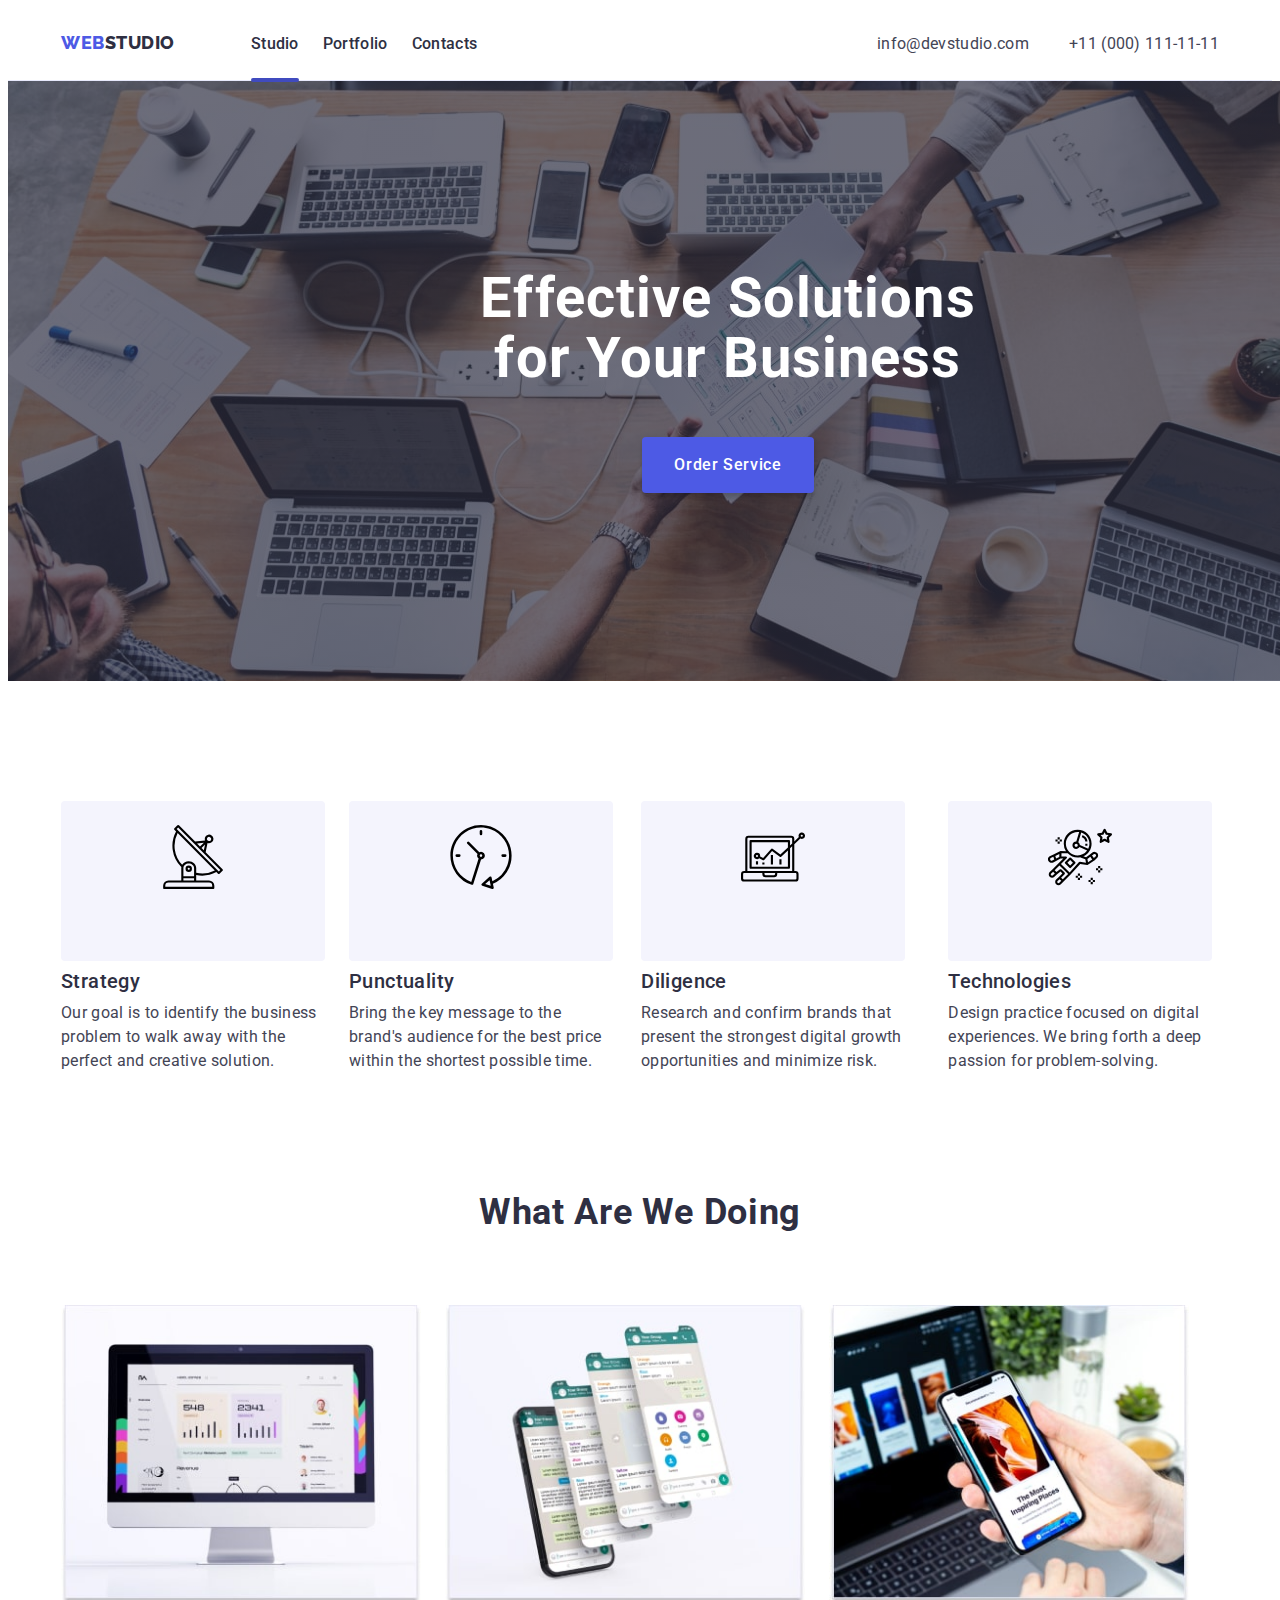
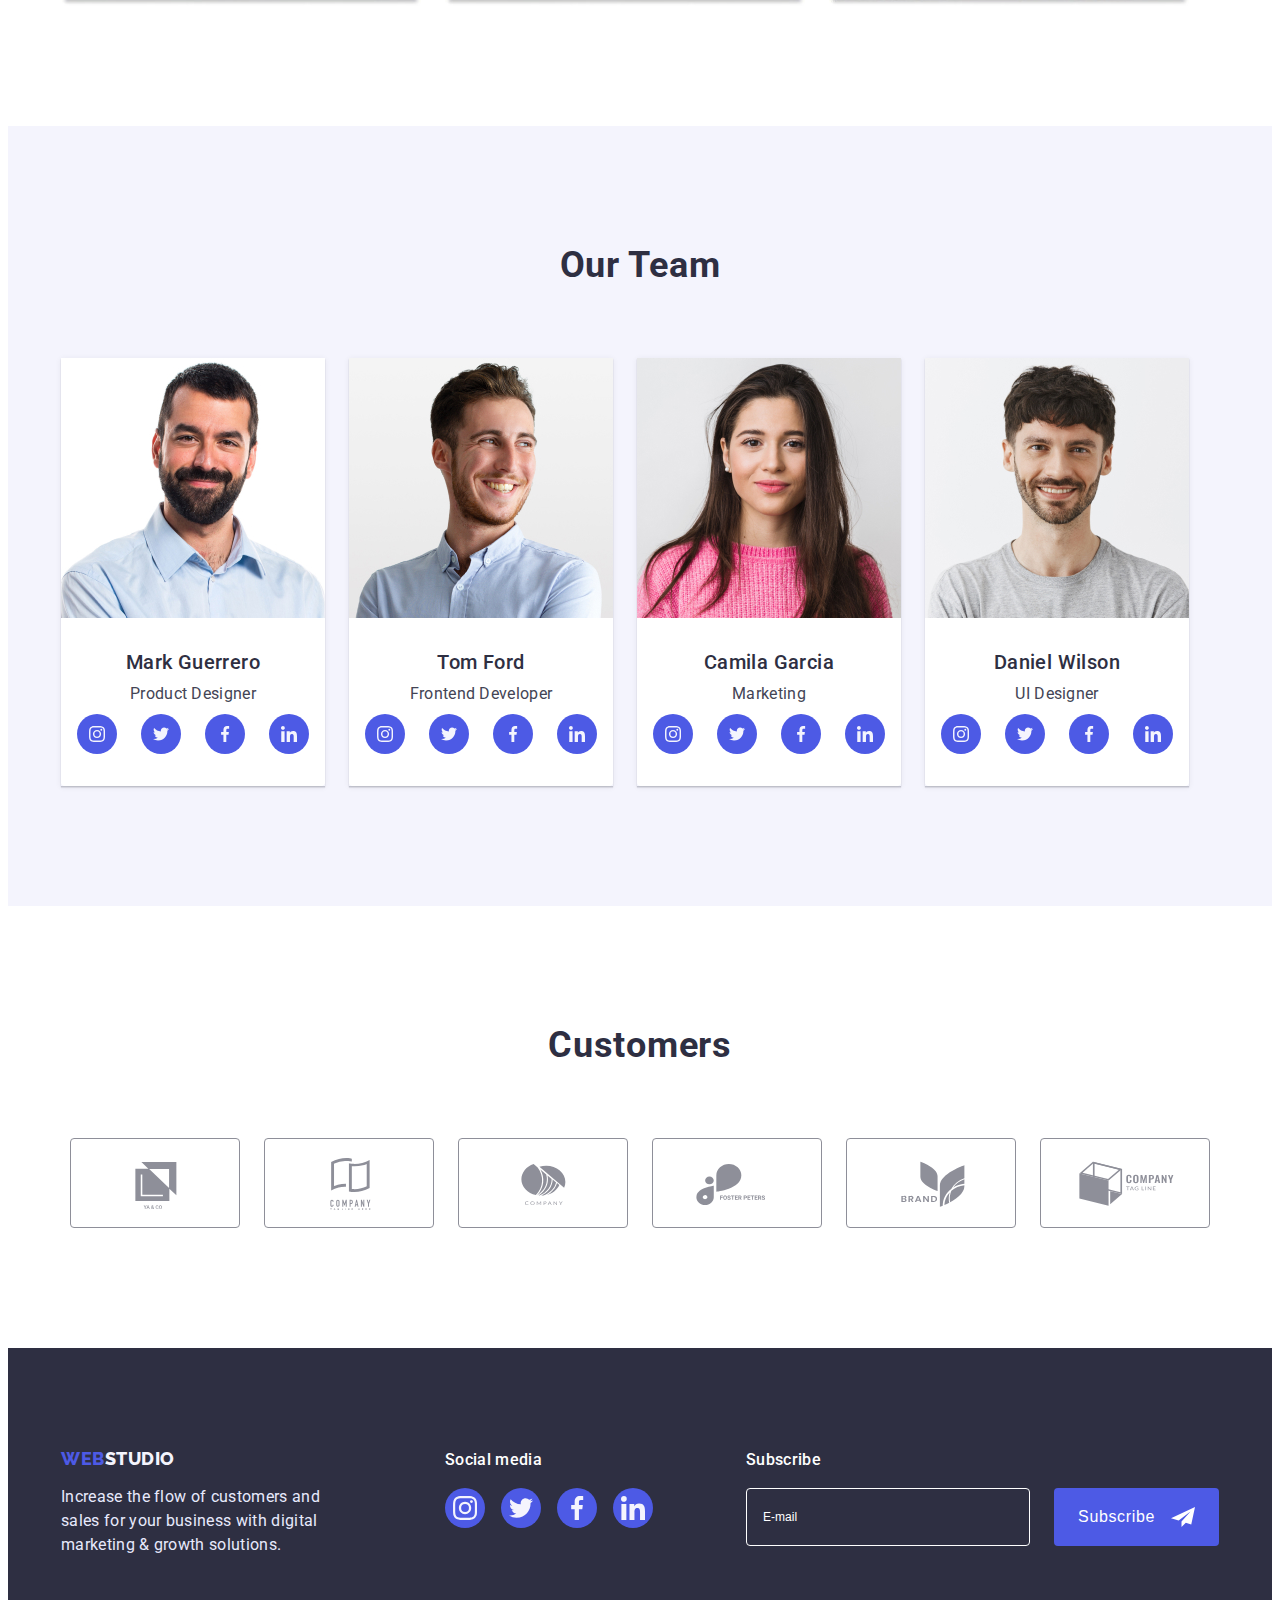
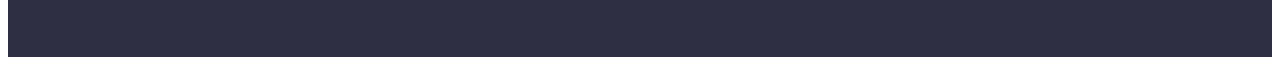
<file: index.html>
<!DOCTYPE html>
<html lang="en">

<head>
    <meta charset="UTF-8">
    <meta http-equiv="X-UA-Compatible" content="IE=edge">
    <meta name="viewport" content="width=device-width, initial-scale=1.0">
    <title>Document</title>
    <link rel="preconnect" href="https://fonts.googleapis.com">
    <link rel="preconnect" href="https://fonts.gstatic.com" crossorigin>
    <link
        href="https://fonts.googleapis.com/css2?family=Raleway:wght@800&family=Roboto:wght@400;500;700;900&display=swap"
        rel="stylesheet">
    <link rel="stylesheet" href="https://cdnjs.cloudflare.com/ajax/libs/modern-normalize/1.1.0/modern-normalize.min.css"
        integrity="sha512-wpPYUAdjBVSE4KJnH1VR1HeZfpl1ub8YT/NKx4PuQ5NmX2tKuGu6U/JRp5y+Y8XG2tV+wKQpNHVUX03MfMFn9Q=="
        crossorigin="anonymous" referrerpolicy="no-referrer" />
    <link rel="stylesheet" href="./css/styles.css">
</head>

<body>
    <header class="header">
        <div class="container header-container">
            <nav class="header-nav">
                <a class="haeder-logo link" href="./index.html">
                    Web<span class="haeder-logo-log">Studio</span>
                </a>
                <ul class="header-list list">
                    <li class="header-item"><a class="header-link link header-studio" href="./index.html">Studio</a></li>
                    <li class="header-item"><a class="header-link link" href="./portfolio.html">Portfolio</a></li>
                    <li class="header-item"><a class="header-link link header-cont" href="">Contacts</a></li>
                </ul>
            </nav>
            <address class="address">
                <ul class="address-list list">
                    <li class="address-item"><a class="address-mail link"
                            href="mailto:info@devstudio.com">info@devstudio.com</a></li>
                    <li class="address-item"><a class="address-tel link" href="tel:+110001111111">+11 (000)
                            111-11-11</a>
                    </li>
                </ul>
            </address>
        </div>
    </header>

    <main>
        <section class="hero">
            <div class="container hero-container">
                <h1 class="hero-name">Effective Solutions
                    for Your Business</h1>
                <button class="hero-btn btn" type="button" data-modal-open>Order Service</button>
            </div>
        </section>

        <section class="desc">
            <div class="container">
                <h2 class="desc-name"></h2>
                <ul class="desc-list list">
                    <li class="desc-item">
                        <div class="desc-container">
                            <svg width="64" height="64" class="desc-icon">
                                <use href="./images/icons.svg#icon-antenna-1"></use>
                            </svg>
                        </div>
                        <div class="desc-block">
                            <h3 class="desc-subtitle">Strategy</h3>
                            <p class="desc-text">Our goal is to identify the business
                                problem to walk away with the perfect and creative solution. </p>
                        </div>
                    </li>
                    <li class="desc-item">
                        <div class="desc-container">
                            <svg width="64" height="64" class="desc-icon">
                                <use href="./images/icons.svg#icon-clock-1"></use>
                            </svg>
                        </div>
                        <div class="desc-block">
                            <h3 class="desc-subtitle">Punctuality</h3>
                            <p class="desc-text">Bring the key message to the brand's audience for the best price within
                                the
                                shortest possible
                                time.
                            </p>
                        </div>
                    </li>
                    <li class="desc-item">
                        <div class="desc-container">
                            <svg width="64" height="64" class="desc-icon">
                                <use href="./images/icons.svg#icon-diagram-1"></use>
                            </svg>
                        </div>
                        <div class="desc-block">
                            <h3 class="desc-subtitle">Diligence</h3>
                            <p class="desc-text">Research and confirm brands that present the strongest digital growth
                                opportunities and minimize
                                risk.</p>
                        </div>
                    </li>
                    <li class="desc-item">
                        <div class="desc-container">
                            <svg width="64" height="64" class="desc-icon">
                                <use href="./images/icons.svg#icon-astronaut-1"></use>
                            </svg>
                        </div>
                        <div class="desc-block">
                            <h3 class="desc-subtitle">Technologies</h3>
                            <p class="desc-text">Design practice focused on digital experiences. We bring forth a deep
                                passion
                                for
                                problem-solving.
                            </p>
                        </div>
                    </li>
                </ul>
            </div>
        </section>

        <section class="features">
            <div class="container">
                <h2 class="features-name">What are we doing</h2>
                <ul class="features-list list">
                    <li class="features-item"><img class="features-img" src="./images/img1-min.jpg" alt="computer"
                            width="360"></li>
                    <li class="features-item"><img class="features-img" src="./images/img2-min.jpg" alt="telefon"
                            width="360"></li>
                    <li class="features-item"><img class="features-img" src="./images/img3-min.jpg"
                            alt="computer+telefon" width="360"></li>
                </ul>
            </div>
        </section>

        <section class="information">
            <div class="container">
                <h2 class="information-name">Our Team</h2>
                <ul class="information-list list">
                    <li class="information-item">
                        <img class="information-img" src="./images/person1.jpg" alt="portrait" width="264">
                        <div class="information-container">
                            <h3 class="information-title">Mark Guerrero</h3>
                            <p class="information-desc">Product Designer</p>
                            <ul class="information-soc-list list">
                                <li class="information-soc-item"><a href="" class="information-soc-link link">
                                        <svg class="information-soc-icon">
                                            <use href="./images/icons.svg#icon-instagram"></use>
                                        </svg>
                                    </a></li>
                                <li class="information-soc-item"><a href="" class="information-soc-link link">
                                        <svg class="information-soc-icon">
                                            <use href="./images/icons.svg#icon-twitter"></use>
                                        </svg>
                                    </a></li>
                                <li class="information-soc-item"><a href="" class="information-soc-link link">
                                        <svg class="information-soc-icon">
                                            <use href="./images/icons.svg#icon-facebook"></use>
                                        </svg>
                                    </a></li>
                                <li class="information-soc-item"><a href="" class="information-soc-link link">
                                        <svg class="information-soc-icon">
                                            <use href="./images/icons.svg#icon-linkedin"></use>
                                        </svg>
                                    </a></li>
                            </ul>
                        </div>
                    </li>
                    <li class="information-item">
                        <img class="information-img" src="./images/person2.jpg" alt="portrait" width="264">
                        <div class="information-container">
                            <h3 class="information-title">Tom Ford</h3>
                            <p class="information-desc">Frontend Developer</p>
                            <ul class="information-soc-list list">
                                <li class="information-soc-item"><a href="" class="information-soc-link link">
                                        <svg class="information-soc-icon">
                                            <use href="./images/icons.svg#icon-instagram"></use>
                                        </svg>
                                    </a></li>
                                <li class="information-soc-item"><a href="" class="information-soc-link link">
                                        <svg class="information-soc-icon">
                                            <use href="./images/icons.svg#icon-twitter"></use>
                                        </svg>
                                    </a></li>
                                <li class="information-soc-item"><a href="" class="information-soc-link link">
                                        <svg class="information-soc-icon">
                                            <use href="./images/icons.svg#icon-facebook"></use>
                                        </svg>
                                    </a></li>
                                <li class="information-soc-item"><a href="" class="information-soc-link link">
                                        <svg class="information-soc-icon">
                                            <use href="./images/icons.svg#icon-linkedin"></use>
                                        </svg>
                                    </a></li>
                            </ul>
                        </div>
                    </li>
                    <li class="information-item">
                        <img class="information-img" src="./images/person3.jpg" alt="portrait" width="264">
                        <div class="information-container">
                            <h3 class="information-title">Camila Garcia</h3>
                            <p class="information-desc">Marketing</p>
                            <ul class="information-soc-list list">
                                <li class="information-soc-item"><a href="" class="information-soc-link link">
                                        <svg class="information-soc-icon">
                                            <use href="./images/icons.svg#icon-instagram"></use>
                                        </svg>
                                    </a></li>
                                <li class="information-soc-item"><a href="" class="information-soc-link link">
                                        <svg class="information-soc-icon">
                                            <use href="./images/icons.svg#icon-twitter"></use>
                                        </svg>
                                    </a></li>
                                <li class="information-soc-item"><a href="" class="information-soc-link link">
                                        <svg class="information-soc-icon">
                                            <use href="./images/icons.svg#icon-facebook"></use>
                                        </svg>
                                    </a></li>
                                <li class="information-soc-item"><a href="" class="information-soc-link link">
                                        <svg class="information-soc-icon">
                                            <use href="./images/icons.svg#icon-linkedin"></use>
                                        </svg>
                                    </a></li>
                            </ul>
                        </div>
                    </li>
                    <li class="information-item">
                        <img class="information-img" src="./images/person4.jpg" alt="portrait" width="264">
                        <div class="information-container">
                            <h3 class="information-title">Daniel Wilson</h3>
                            <p class="information-desc">UI Designer</p>
                            <ul class="information-soc-list list">
                                <li class="information-soc-item"><a href="" class="information-soc-link link">
                                        <svg class="information-soc-icon">
                                            <use href="./images/icons.svg#icon-instagram"></use>
                                        </svg>
                                    </a></li>
                                <li class="information-soc-item"><a href="" class="information-soc-link link">
                                        <svg class="information-soc-icon">
                                            <use href="./images/icons.svg#icon-twitter"></use>
                                        </svg>
                                    </a></li>
                                <li class="information-soc-item"><a href="" class="information-soc-link link">
                                        <svg class="information-soc-icon">
                                            <use href="./images/icons.svg#icon-facebook"></use>
                                        </svg>
                                    </a></li>
                                <li class="information-soc-item"><a href="" class="information-soc-link link">
                                        <svg class="information-soc-icon">
                                            <use href="./images/icons.svg#icon-linkedin"></use>
                                        </svg>
                                    </a>
                                </li>
                            </ul>
                        </div>
                    </li>
                </ul>
            </div>
        </section>
        <section class="company">
            <div class="container">
            <h2 class="company-name">Customers</h2>
            <ul class="company-list list">
                <li class="company-item">
                    <a href="" class="company-link link">
                        <svg class="company-item-icon">
                            <use href="./images/icons.svg#icon-logo"></use>
                        </svg>
                    </a>
                </li>
                <li class="company-item">
                    <a href="" class="company-link link">
                        <svg class="company-item-icon">
                            <use href="./images/icons.svg#icon-logo-1"></use>
                        </svg>
                    </a></li>
                <li class="company-item">
                    <a href="" class="company-link link">
                        <svg class="company-item-icon">
                            <use href="./images/icons.svg#icon-logo-2"></use>
                        </svg>
                    </a></li>
                <li class="company-item">
                    <a href="" class="company-link link">
                        <svg class="company-item-icon">
                            <use href="./images/icons.svg#icon-logo-3"></use>
                        </svg>
                    </a></li>
                <li class="company-item">
                    <a href="" class="company-link link">
                        <svg class="company-item-icon">
                            <use href="./images/icons.svg#icon-logo-4"></use>
                        </svg>
                    </a></li>
                <li class="company-item">
                    <a href="" class="company-link link">
                        <svg class="company-item-icon">
                            <use href="./images/icons.svg#icon-logo-5"></use>
                        </svg>
                    </a>
                </li>
            </ul>
        </div>
        </section>
    </main>
    <footer class="footer">
        <div class="container footer-container">
            <div class="footer-box">
                <a class="footer-logo link" href="./index.html">
                    Web<span class="footer-logo-logo">Studio</span>
                </a>
                <p class="footer-text">Increase the flow of customers and sales for your business with digital marketing
                    &
                    growth solutions.</p>
            </div>
            <div class="footer-soc">
                <p class="footer-soc-name">Social media</p>
                <ul class="footer-soc-list list">
                    <li class="footer-soc-item"><a href="" class="footer-soc-link link">
                            <svg class="footer-soc-icon">
                                <use href="./images/icons.svg#icon-instagram"></use>
                            </svg>
                        </a></li>
                    <li class="footer-soc-item"><a href="" class="footer-soc-link link">
                            <svg class="footer-soc-icon">
                                <use href="./images/icons.svg#icon-twitter"></use>
                            </svg>
                        </a></li>
                    <li class="footer-soc-item"><a href="" class="footer-soc-link link">
                            <svg class="footer-soc-icon">
                                <use href="./images/icons.svg#icon-facebook"></use>
                            </svg>
                        </a></li>
                    <li class="footer-soc-item"><a href="" class="footer-soc-link link">
                            <svg class="footer-soc-icon">
                                <use href="./images/icons.svg#icon-linkedin"></use>
                            </svg>
                        </a></li>
                </ul>
            </div>
            <div class="footer-subscribe">
                <p class="footer-subscribe-name">Subscribe</p>
                <form class="footer-form">
                    <input class="footer-input" type="email" placeholder="E-mail" name="user-email">
                <button class="sudscribe-btn">                       
                     Subscribe
                     <svg class="footer-subscribe-icon" width="24" height="24">
                        <use href="./images/icons.svg#icon-su"></use>
                    </svg></button>
                </form>
            </div>
        </div>
    </footer>
    <div class="backdrop is-hidden" data-modal>
        <div class="modal">
            <button type="button" class="modal-close" data-modal-close>
                <svg class="modal-close-icon" width="8" height="8">
                    <use href="./images/icons.svg#icon-close-black"></use>
                </svg>
            </button>  
            <p class="modal-title">Leave your contacts and we will call you back</p>
            <form class="modal-form">
            <div class="modal-field">
                <label class="modal-label" for="name">Name</label>
            <div class="input-wrap">
              <input class="modal-input" type="text" name="text" id="name" /> 
              <svg class="modal-input-icon" width="18px" height="24px">
                <use href="./images/icons.svg#icon-person-black-18dp-1-1"></use>
              </svg>
            </div>
            </div> 
            <div class="modal-field">
                <label class="modal-label" for="phone">Phone</label>
                <div class="input-wrap">
              <input class="modal-input" type="tel" name="tel" id="phone" /> 
              <svg class="modal-input-icon" width="18px" height="24px">
                <use href="./images/icons.svg#icon-phone-black-18dp-1-1"></use>
              </svg>
            </div>
            </div>
            <div class="modal-field">
                <label class="modal-label" for="email">Email</label>
                <div class="input-wrap">
              <input class="modal-input" type="email" name="email" id="email"/>
              <svg class="modal-input-icon" width="18px" height="24px">
                <use href="./images/icons.svg#icon-email-black-18dp-1-1"></use>
              </svg> 
            </div>
            </div>
            <div class="modal-field">
                <label class="modal-label" for="comment">Comment</label>
                <textarea name="comment" id="comment" class="modal-textarea modal-input" placeholder="Text input"></textarea>
            </div>
            <div class="modal-field">
                <input type="checkbox" id="privacy" name="user-privacy" value="true" class="modal-check visually-hidden">
                <label for="privacy" class="check-text">
                    <span>
                        <svg class="check-icon" width="10" height="8">
                            <use href="./images/icons.svg#icon-check"></use>
                        </svg>
                    </span>
                    I accept the terms and conditions of the <a href="" class="check-link">Privacy Policy</a></label>
            </div>
            <button type="submit" class="modal-dtn">Send</button>
            </form>
        </div>
    </div>
    <script src="./js/modal.js"></script>
</body>

</html>
</file>
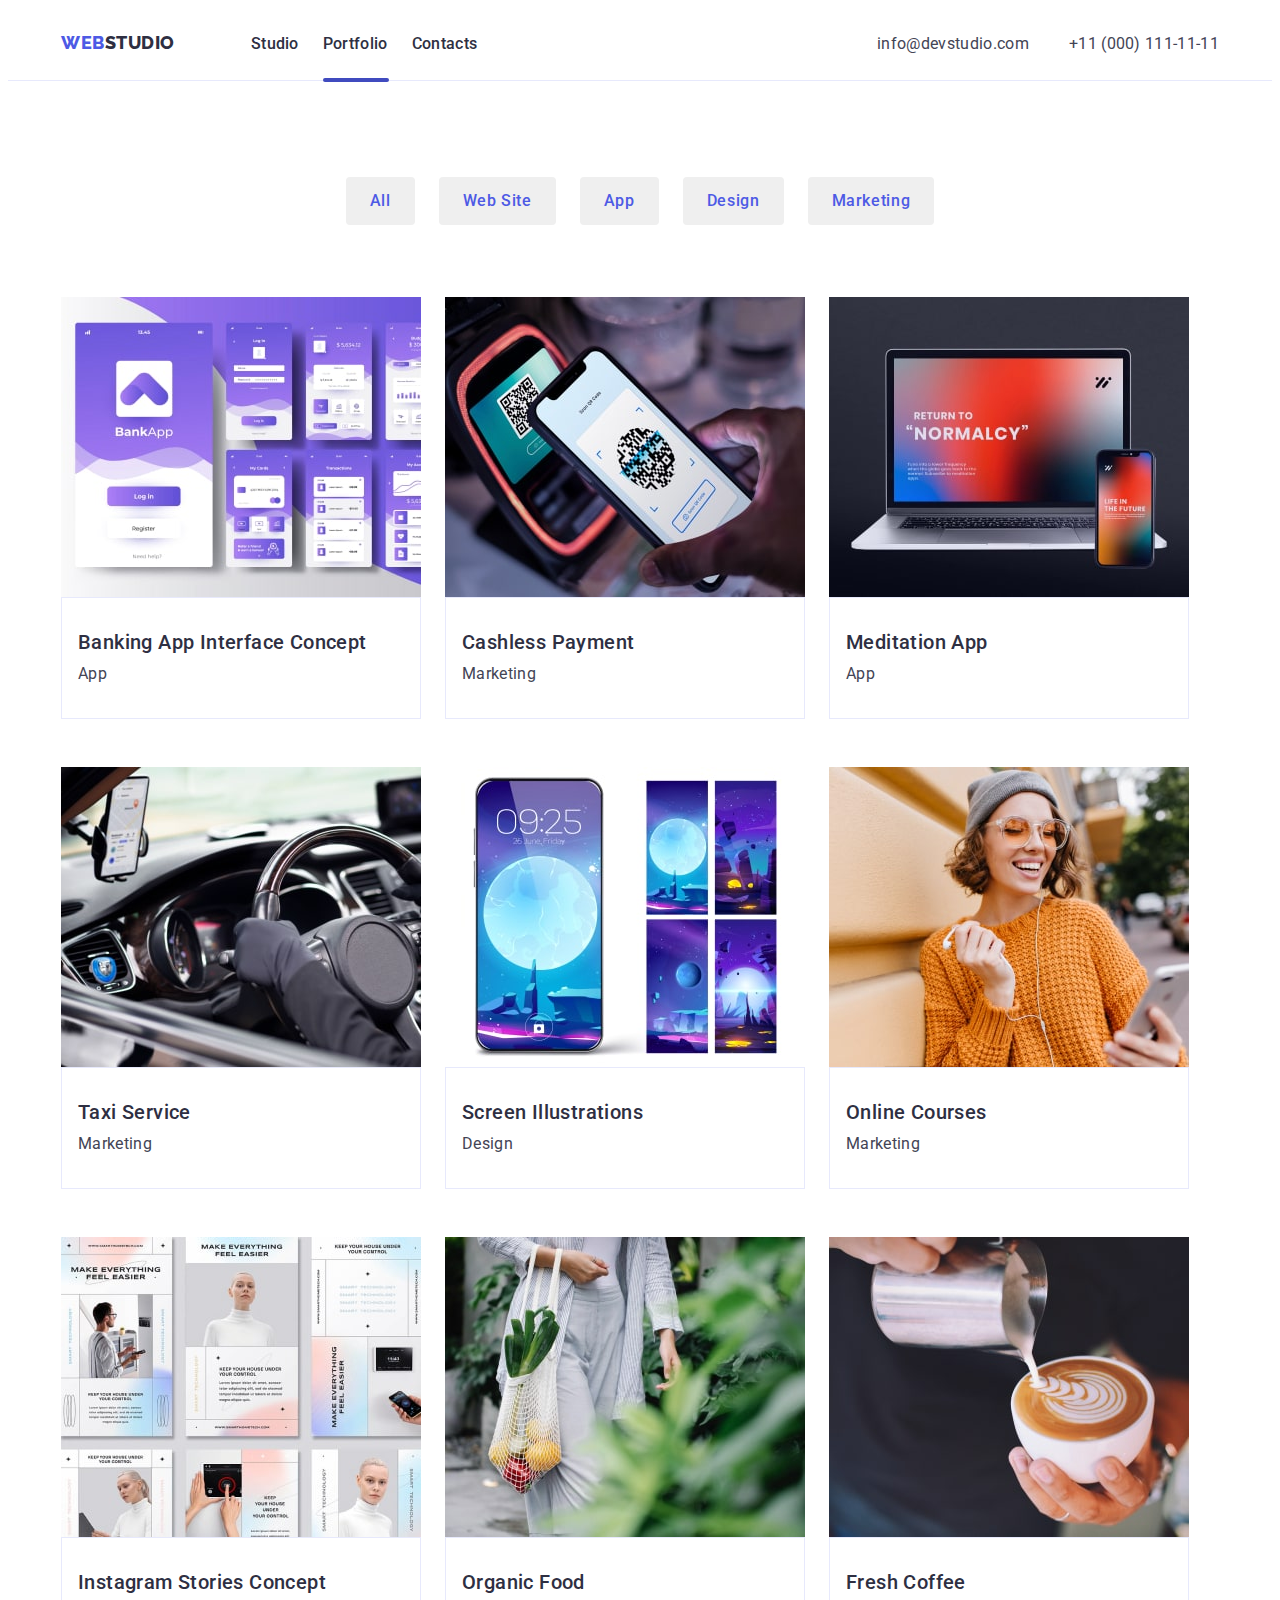
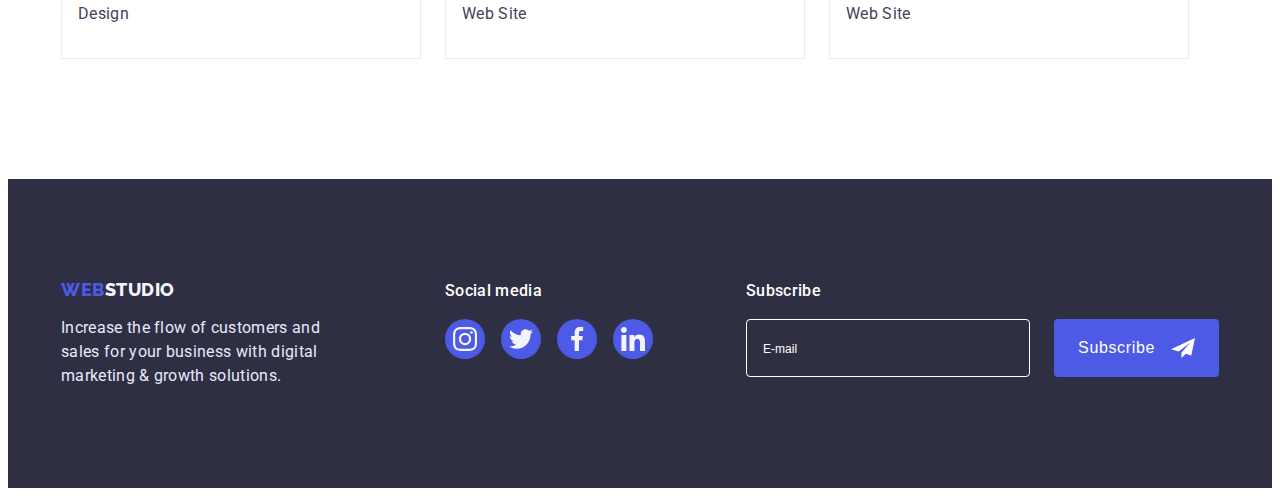
<file: portfolio.html>
<!DOCTYPE html>
<html lang="en">

<head>
    <meta charset="UTF-8">
    <meta http-equiv="X-UA-Compatible" content="IE=edge">
    <meta name="viewport" content="width=device-width, initial-scale=1.0">
    <title>Document</title>
    <link rel="preconnect" href="https://fonts.googleapis.com">
    <link rel="preconnect" href="https://fonts.gstatic.com" crossorigin>
    <link
        href="https://fonts.googleapis.com/css2?family=Raleway:wght@800&family=Roboto:wght@400;500;700;900&display=swap"
        rel="stylesheet">
    <link rel="stylesheet" href="https://cdnjs.cloudflare.com/ajax/libs/modern-normalize/1.1.0/modern-normalize.min.css"
        integrity="sha512-wpPYUAdjBVSE4KJnH1VR1HeZfpl1ub8YT/NKx4PuQ5NmX2tKuGu6U/JRp5y+Y8XG2tV+wKQpNHVUX03MfMFn9Q=="
        crossorigin="anonymous" referrerpolicy="no-referrer" />
    <link rel="stylesheet" href="./css/styles.css">
</head>

<body>
    <header class="header">
        <div class="container header-container">
            <nav class="header-nav">
                <a class="haeder-logo link" href="./index.html">
                    Web<span class="haeder-logo-log">Studio</span>
                </a>
                <ul class="header-list list">
                    <li class="header-item"><a class="header-link link" href="./index.html">Studio</a></li>
                    <li class="header-item"><a class="header-link link header-portfolio"
                            href="./portfolio.html">Portfolio</a></li>
                    <li class="header-item"><a class="header-link link" href="">Contacts</a></li>
                </ul>
            </nav>
            <address class="address">
                <ul class="address-list list">
                    <li class="address-item"><a class="address-mail link"
                            href="mailto:info@devstudio.com">info@devstudio.com</a></li>
                    <li class="address-item"><a class="address-tel link" href="tel:+110001111111">+11 (000)
                            111-11-11</a>
                    </li>
                </ul>
            </address>
        </div>
    </header>


    <main>
        <section class="box">
            <div class="container">
                <h1 hidden>portfolio</h1>
                <ul class="box-list list">
                    <li class="box-item"><button class="box-link link" type="button">All</button></li>
                    <li class="box-item"><button class="box-link link" type="button">Web Site</button></li>
                    <li class="box-item"><button class="box-link link" type="button">App</button></li>
                    <li class="box-item"><button class="box-link link" type="button">Design</button></li>
                    <li class="box-item"><button class="box-link link" type="button">Marketing</button></li>
                </ul>
                <ul class="portfolio-list list">
                    <li class="portfolio-item link">
                        <a class="link img-focus" href="">
                            <div class="portfolio-top-wrap">
                            <img class="portfolio-img" src="./images/application.jpg" alt="interface" width="360">
                            <p class="portfolio-img-text">14 Stylish and User-Friendly App Design Concepts · Task
                                Manager App · Calorie Tracker App · Exotic Fruit Ecommerce App · Cloud Storage App</p>
                            </div>
                            <div class="portfolio-container">
                                <h2 class="portfolio-title">Banking App Interface Concept</h2>
                                <p class="portfolio-desc">App</p>
                            </div>
                        </a>
                    </li>
                    <li class="portfolio-item link">
                        <a class="link img-focus" href="">
                            <div class="portfolio-top-wrap">
                            <img class="portfolio-img" src="./images/telscanner.jpg" alt="payment" width="360">
                            <p class="portfolio-img-text">14 Stylish and User-Friendly App Design Concepts · Task
                                Manager App · Calorie Tracker App · Exotic Fruit Ecommerce App · Cloud Storage App</p>
                            </div>
                            <div class="portfolio-container">
                                <h2 class="portfolio-title">Cashless Payment</h2>
                                <p class="portfolio-desc">Marketing</p>
                            </div>
                        </a>
                    </li>
                    <li class="portfolio-item link">
                        <a class="link img-focus" href="">
                            <div class="portfolio-top-wrap">
                            <img class="portfolio-img" src="./images/computer.jpg" alt="compandtel" width="360">
                            <p class="portfolio-img-text">14 Stylish and User-Friendly App Design Concepts · Task
                                Manager App · Calorie Tracker App · Exotic Fruit Ecommerce App · Cloud Storage App</p>
                            </div>
                            <div class="portfolio-container">
                                <h2 class="portfolio-title">Meditation App</h2>
                                <p class="portfolio-desc">App</p>
                            </div>
                        </a>
                    </li>
                    <li class="portfolio-item link">
                        <a class="link img-focus" href="">
                            <div class="portfolio-top-wrap">
                            <img class="portfolio-img" src="./images/drive.jpg" alt="drive" width="360">
                            <p class="portfolio-img-text">14 Stylish and User-Friendly App Design Concepts · Task
                                Manager App · Calorie Tracker App · Exotic Fruit Ecommerce App · Cloud Storage App</p>
                            </div>
                            <div class="portfolio-container">
                                <h2 class="portfolio-title">Taxi Service</h2>
                                <p class="portfolio-desc">Marketing</p>
                            </div>
                        </a>
                    </li>
                    <li class="portfolio-item link">
                        <a class="link img-focus" href="">
                            <div class="portfolio-top-wrap">
                            <img class="portfolio-img" src="./images/wallpaper.jpg" alt="photo wallpaper" width="360">
                            <p class="portfolio-img-text">14 Stylish and User-Friendly App Design Concepts · Task
                                Manager App · Calorie Tracker App · Exotic Fruit Ecommerce App · Cloud Storage App</p>
                            </div>
                            <div class="portfolio-container">
                                <h2 class="portfolio-title">Screen Illustrations</h2>
                                <p class="portfolio-desc">Design</p>
                            </div>
                        </a>
                    </li>
                    <li class="portfolio-item link">
                        <a class="link img-focus" href="">
                            <div class="portfolio-top-wrap">
                            <img class="portfolio-img" src="./images/communication.jpg" alt="person communicate"
                                width="360">
                                <p class="portfolio-img-text">14 Stylish and User-Friendly App Design Concepts · Task
                                Manager App · Calorie Tracker App · Exotic Fruit Ecommerce App · Cloud Storage App</p>
                            </div>
                            <div class="portfolio-container">
                                <h2 class="portfolio-title">Online Courses</h2>
                                <p class="portfolio-desc">Marketing</p>
                            </div>
                        </a>
                    </li>
                    <li class="portfolio-item link">
                        <a class="link img-focus" href="">
                            <div class="portfolio-top-wrap">
                            <img class="portfolio-img" src="./images/instastori.jpg" alt="stories concept" width="360">
                            <p class="portfolio-img-text">14 Stylish and User-Friendly App Design Concepts · Task
                                Manager App · Calorie Tracker App · Exotic Fruit Ecommerce App · Cloud Storage App</p>
                            </div>
                            <div class="portfolio-container">
                                <h2 class="portfolio-title">Instagram Stories Concept</h2>
                                <p class="portfolio-desc">Design</p>
                            </div>
                        </a>
                    </li>
                    <li class="portfolio-item link">
                        <a class="link img-focus" href="">
                            <div class="portfolio-top-wrap">
                            <img class="portfolio-img" src="./images/shopping.jpg" alt="organic food" width="360">
                            <p class="portfolio-img-text">14 Stylish and User-Friendly App Design Concepts · Task
                                Manager App · Calorie Tracker App · Exotic Fruit Ecommerce App · Cloud Storage App</p>
                            </div>
                            <div class="portfolio-container">
                                <h2 class="portfolio-title">Organic Food</h2>
                                <p class="portfolio-desc">Web Site</p>
                            </div>
                        </a>
                    </li>
                    <li class="portfolio-item link">
                        <a class="link img-focus" href="">
                            <div class="portfolio-top-wrap">
                            <img class="portfolio-img" src="./images/barista.jpg" alt="barista" width="360">
                            <p class="portfolio-img-text">14 Stylish and User-Friendly App Design Concepts · Task
                                Manager App · Calorie Tracker App · Exotic Fruit Ecommerce App · Cloud Storage App</p>
                            </div>
                            <div class="portfolio-container">
                                <h2 class="portfolio-title">Fresh Coffee</h2>
                                <p class="portfolio-desc">Web Site</p>
                            </div>
                        </a>
                    </li>
                </ul>
            </div>
        </section>
    </main>
    <footer class="footer">
        <div class="container footer-container">
            <div class="footer-box">
                <a class="footer-logo link" href="./index.html">
                    Web<span class="footer-logo-logo">Studio</span>
                </a>
                <p class="footer-text">Increase the flow of customers and sales for your business with digital marketing
                    &
                    growth solutions.</p>
            </div>
            <div class="footer-soc">
                <p class="footer-soc-name">Social media</p>
                <ul class="footer-soc-list list">
                    <li class="footer-soc-item"><a href="" class="footer-soc-link link">
                            <svg class="footer-soc-icon">
                                <use href="./images/icons.svg#icon-instagram"></use>
                            </svg>
                        </a></li>
                    <li class="footer-soc-item"><a href="" class="footer-soc-link link">
                            <svg class="footer-soc-icon">
                                <use href="./images/icons.svg#icon-twitter"></use>
                            </svg>
                        </a></li>
                    <li class="footer-soc-item"><a href="" class="footer-soc-link link">
                            <svg class="footer-soc-icon">
                                <use href="./images/icons.svg#icon-facebook"></use>
                            </svg>
                        </a></li>
                    <li class="footer-soc-item"><a href="" class="footer-soc-link link">
                            <svg class="footer-soc-icon">
                                <use href="./images/icons.svg#icon-linkedin"></use>
                            </svg>
                        </a></li>
                </ul>
            </div>
            <div class="footer-subscribe">
                <p class="footer-subscribe-name">Subscribe</p>
                <form class="footer-form">
                    <input class="footer-input" type="email" placeholder="E-mail" name="user-email">
                <button class="sudscribe-btn">                       
                     Subscribe
                     <svg class="footer-subscribe-icon" width="24" height="24">
                        <use href="./images/icons.svg#icon-su"></use>
                    </svg></button>
                </form>
            </div>
        </div>
    </footer>
</body>

</html>
</file>
<file: css/styles.css>
/*-----------------------TEG-------------------------*/

p,
h1,
h2,
h3,
h4,
h5 {
  margin: 0;
}

ul {
  padding-left: 0;
  margin: 0;
}

button {
  cursor: pointer;
}

address {
  font-style: normal;
}

body {
  font-family: "Roboto", sans-serif;
  color: #434455;
}

.link {
  text-decoration: none;
}

.list {
  list-style: none;
}

.container {
  width: 1158px;
  padding-left: 15px;
  padding-right: 15px;
  margin: 0 auto;
}

.visually-hidden {
  position: absolute;
  width: 1px;
  height: 1px;
  margin: -1px;
  border: 0;
  padding: 0;
  
  white-space: nowrap;
  clip-path: inset(100%);
  clip: rect(0 0 0 0);
  overflow: hidden;
}

/*----------------------HEADER-------------------------*/

.header {
  padding-top: 24px;
  padding-bottom: 24px;
  border-bottom: 1px solid #e7e9fc;
}

.header-container {
  display: flex;
}

.header-nav {
  display: flex;
  margin-right: auto;
}

.haeder-logo {
  font-family: "Raleway", sans-serif;
  font-weight: 800;
  font-size: 18px;
  line-height: 1.17;
  letter-spacing: 0.03em;
  text-transform: uppercase;
  color: #4d5ae5;
  margin-right: 76px;
}

.haeder-logo-log {
  color: #2e2f42;
}

.header-list {
  display: flex;
  gap: 24px;
}

.header-link {
  padding-bottom: 28px;
  font-weight: 500;
  font-size: 16px;
  line-height: 1.5;
  letter-spacing: 0.02em;
  color: #2e2f42;
  transition: color 250ms cubic-bezier(0.4, 0, 0.2, 1);
  position: relative;
}

.header-link:hover,
.header-link:focus {
  color: #404bbf;
}
.header-studio.header-link::after {
content: "";
position: absolute;
display: block;
width: 48px;
height: 4px;
left: 0px;
top: 44px;
background: #404BBF;
border-radius: 2px;
}

.header-portfolio.header-link::after {
content: "";
position: absolute;
display: block;
width: 66px;
height: 4px;
left: 0px;
top: 44px;
background: #404BBF;
border-radius: 2px;
}

.address {
  font-style: normal;
}

.address-list {
  display: flex;
  gap: 40px;
}

.address-mail {
  font-family: "Roboto";
  font-style: normal;
  font-weight: 400;
  font-size: 16px;
  line-height: 1.5;
  letter-spacing: 0.02em;
  color: #434455;
  transition: color 250ms cubic-bezier(0.4, 0, 0.2, 1);
}

.address-tel {
  font-family: "Roboto";
  font-style: normal;
  font-weight: 400;
  font-size: 16px;
  line-height: 1.5;
  letter-spacing: 0.02em;
  color: #434455;
  transition: color 250ms cubic-bezier(0.4, 0, 0.2, 1);
}

.address-mail:hover,
.address-mail:focus {
  color: #404bbf;
}

.address-tel:hover,
.address-tel:focus {
  color: #404bbf;
}

/*-----------------------HERO-------------------------*/

.hero {
  background-color: #2e2f42;
  background-image: linear-gradient(
      rgba(46, 47, 66, 0.7),
      rgba(46, 47, 66, 0.7)
    ),
    url(../images/background-hero.jpg);
  background-repeat: no-repeat;
  background-position: center;
  background-size: cover;
  padding-top: 188px;
  padding-bottom: 188px;
  margin: 0 auto;
  width: 1440px;
}

.hero-container {
  margin: 0 auto;
}

.hero-name {
  width: 496px;
  margin: 0 auto;
  margin-bottom: 48px;
  font-weight: 700;
  font-size: 56px;
  line-height: 1.07;
  text-align: center;
  letter-spacing: 0.02em;
  color: #ffffff;
}

.btn {
  border: transparent;
  padding-top: 16px;
  padding-bottom: 16px;
  padding-right: 32px;
  padding-left: 32px;
  margin: 0 auto;
  font-family: inherit;
  font-weight: 500;
  font-size: 16px;
  line-height: 1.5;
  display: flex;
  align-items: center;
  letter-spacing: 0.04em;
  color: #ffffff;
  cursor: pointer;
  background: #4d5ae5;
  box-shadow: 0px 4px 4px rgba(0, 0, 0, 0.15);
  border-radius: 4px;
  transition: color 250ms cubic-bezier(0.4, 0, 0.2, 1);
}

.hero-btn:hover {
  background-color: #404BBF;
}

/*-----------------------DESC-------------------------*/

.desc {
  padding-top: 120px;
  padding-bottom: 120px;
}

.desc-list {
  display: flex;
  gap: 24px;
}

.desc-subtitle {
  margin-bottom: 8px;
  font-weight: 500;
  font-size: 20px;
  line-height: 1.2;
  letter-spacing: 0.02em;
  color: #2e2f42;
}

.desc-text {
  font-size: 16px;
  line-height: 1.5;
  letter-spacing: 0.02em;
  color: #434455;
}

.desc-container {
  width: 264px;
  height: 112px;
  display: flex;
  justify-content: center;
  background: #F4F4FD;
  border-radius: 4px;
  margin-bottom: 8px;
  padding-top: 24px;
  padding-bottom: 24px;
}

.desc-icon {
  width: 64px;
  height: 64px;
}

/*-----------------------FEATURES-------------------------*/

.features {
  padding-bottom: 120px;
}

.features-name {
  margin-bottom: 72px;
  font-weight: 700;
  font-size: 36px;
  line-height: 1.11;
  text-align: center;
  letter-spacing: 0.02em;
  text-transform: capitalize;
  color: #2e2f42;
}

.features-list {
  display: flex;
  gap: 24px;
}

.features-img {
  display: block;
}

/*---------------------INFORMATION----------------------*/

.information {
  background-color: #f4f4fd;
  padding-top: 120px;
  padding-bottom: 120px;
}

.information-name {
  margin-bottom: 72px;
  font-weight: 700;
  font-size: 36px;
  line-height: 1.11;
  text-align: center;
  letter-spacing: 0.02em;
  text-transform: capitalize;
  color: #2e2f42;
}

.information-list {
  display: flex;
  column-gap: 24px;
  row-gap: 48px;
}

.information-item {
  gap: calc(100% - 72px) 4;
  box-shadow: 0px 1px 6px rgba(46, 47, 66, 0.08), 0px 1px 1px rgba(46, 47, 66, 0.16), 0px 2px 1px rgba(46, 47, 66, 0.08);
}

.information-img {
  display: block;
}

.information-container {
  background-color: #ffffff;
  padding-top: 32px;
  padding-bottom: 32px;
  border-radius: 0px 0px 4px 4px;
}

.information-title {
  margin-bottom: 8px;
  font-weight: 500;
  font-size: 20px;
  line-height: 1.2;
  text-align: center;
  letter-spacing: 0.02em;
  color: #2e2f42;
}

.information-desc {
  text-align: center;
  font-size: 16px;
  line-height: 1.5;
  letter-spacing: 0.02em;
  color: #434455;
  margin-bottom: 8px;
}

.information-soc-list {
    display: flex;
    justify-content: center;
    gap: 24px;
}

.information-soc-item {
    width: 40px;
    height: 40px;
}

.information-soc-link {
    width: 100%;
    height: 100%;
    border-radius: 50%;
    background-color: #4d5ae5;
    display: flex;
    align-items: center;
    justify-content: center;
    transition: color 250ms cubic-bezier(0.4, 0, 0.2, 1);
}
.information-soc-link:hover,
.information-soc-link:focus {
  background-color: #404BBF;;
}
.information-soc-icon {
    width: 16px;
    height: 16px;
}

/*-------------------------COMPANY------------------------*/
.company {
  padding-top: 120px;
  padding-bottom: 120px;
}

.company-name{
font-weight: 700;
font-size: 36px;
line-height: 1.11;
text-align: center;
letter-spacing: 0.02em;
text-transform: capitalize;
color: #2E2F42;
margin-bottom: 72px;
}

.company-list {
  display: flex;
  justify-content: center;
  gap: 24px;
}

.company-item-icon {
  width: 104px;
  max-height: 56px;
}

.company-link {
  display: flex;
  justify-content: center;
  align-items: center;
  min-width: 168px;
  min-height: 88px;
  border: 1px solid #8E8F99;
  border-radius: 4px;
  fill: #8E8F99;
  transition: color 250ms cubic-bezier(0.4, 0, 0.2, 1);
}
 
.company-link:hover, 
.company-link:focus {
  border: 1px solid  #404BBF; 
  fill: #404BBF;
}


/*-----------------------FOOTER-------------------------*/

.footer {                                             
  background-color: #2e2f42;
  padding-top: 100px;
  padding-bottom: 100px;
}
.footer-box {
  margin-right: 120px;
}
.footer-logo {
  font-family: "Raleway", sans-serif;
  font-weight: 800;
  font-size: 18px;
  line-height: 1.17;
  letter-spacing: 0.03em;
  text-transform: uppercase;
  color: #4d5ae5;
}

.footer-logo-logo {
  color: #f4f4fd;
}
.footer-container {
  display: inline;
  display: flex;
}
.footer-text {
  margin-top: 16px;
  font-size: 16px;
  line-height: 1.5;
  letter-spacing: 0.02em;
  color: #e7e9fc;
  width: 264px;
  padding-top: 0%;
}
.footer-soc {
  margin-right: auto;
}

.footer-soc-name {
font-weight: 500;
font-size: 16px;
line-height: 1.5;
letter-spacing: 0.02em;
color: #FFFFFF;
padding-bottom: 16px;
margin-right: 80px;
}

.footer-soc-item {
  width: 40px;
  height: 40px;
}

.footer-soc-link {
    width: 100%;
    height: 100%;
    border-radius: 50%;
    background-color: #4D5AE5;;
    display: flex;
    align-items: center;
    justify-content: center; 
    transition: color 250ms cubic-bezier(0.4, 0, 0.2, 1);
}

.footer-soc-link:hover,
.footer-soc-link:focus {
  background-color: #31D0AA;
}

.footer-soc-icon {
    width: 24px;
    height: 24px;
}

.footer-soc-list {
  display: flex;
  gap: 16px;
}

.footer-subscribe-name{
  font-weight: 500;
  font-size: 16px;
  line-height: 1.5;
  letter-spacing: 0.02em;
  color: #FFFFFF;
  padding-bottom: 16px;
} 

.footer-form {
  display: flex;
}

.footer-input {
  width: 264px;
  height: 40px;
  background-color: #2E2F42;
  border: 1px solid #FFFFFF;
  border-radius: 4px;
  padding-top: 8px;
  padding-bottom: 8px;
  padding-left: 16px;
  outline: transparent;
  margin-right: 24px;
  display: flex;
}

.footer-input::placeholder {
  font-size: 12px;
  color: #FFFFFF;;
}
.sudscribe-btn{
  border: transparent;
  padding: 8px 24px;
  display: flex;
  background: #4D5AE5;
  border-radius: 4px;
  font-weight: 500;
 font-size: 16px;
 line-height: 24px;
 display: flex;
 align-items: center;
 text-align: center;
 letter-spacing: 0.04em;
 color: #FFFFFF;
 gap: 16px;
}

/*------------------PORTFOLIO--BOX-------------------------*/

.box {
  padding-top: 96px;
  padding-bottom: 120px;
}

.box-list {
  display: flex;
  margin-bottom: 72px;
  justify-content: center;
  gap: 24px;
}

.box-link {
padding: 12px 24px;
font-family: inherit;
font-weight: 500;
font-size: 16px;
line-height: 1.5;
display: flex;
align-items: center;
text-align: center;
letter-spacing: 0.04em;
color: #4D5AE5;
cursor: pointer;
border: transparent;
border-radius: 4px;
transition: color 250ms cubic-bezier(0.4, 0, 0.2, 1);
}

.box-link:is(:hover, :focus) {
  color: #FFFFFF;
  background: #404BBF;
  box-shadow: 0px 3px 1px rgba(0, 0, 0, 0.1), 0px 2px 1px rgba(0, 0, 0, 0.08), 0px 2px 2px rgba(0, 0, 0, 0.12);
}

/*------------------PORTFOLIO--PORTFOLIO-------------------------*/

.portfolio-list {
  display: flex;
  flex-wrap: wrap;
  column-gap: 24px;
  row-gap: 48px;
}

.portfolio-item {
  gap: calc(100% - 48px) 3;
  transition: color 250ms cubic-bezier(0.4, 0, 0.2, 1);
}

.portfolio-item:hover {
  box-shadow: 0px 1px 6px rgba(46, 47, 66, 0.08), 0px 1px 1px rgba(46, 47, 66, 0.16), 0px 2px 1px rgba(46, 47, 66, 0.08);
}

.portfolio-item:hover .portfolio-img-text {
  transform: translateY(0);
}

.img-focus:focus .portfolio-img-text {
  transform: translateY(0);
}

.portfolio-top-wrap {
  position: relative;
  overflow: hidden;
}

.portfolio-img-text {
position: absolute;
top: 0;
font-weight: 400;
font-size: 16px;
line-height: 1.5;
letter-spacing: 0.02em;
padding: 40px;
color: #F4F4FD;
background: #4D5AE5;
height: 100%;
transform: translateY(100%);
transition: color 250ms cubic-bezier(0.4, 0, 0.2, 1);
}

.portfolio-img {
  display: block;
}

.portfolio-container {
  padding-top: 32px;
  padding-bottom: 32px;
  padding-left: 16px;
  border: 1px solid #e7e9fc;
}

.portfolio-title {
  margin-bottom: 8px;
  font-weight: 500;
  font-size: 20px;
  line-height: 1.2;
  letter-spacing: 0.02em;
  color: #2e2f42;
}

.portfolio-desc {
  font-size: 16px;
  line-height: 1.5;
  letter-spacing: 0.02em;
  color: #434455;
}

/*------------------------MODAL-----------------------*/

.backdrop {
  position: fixed;
  top: 0;
  width: 100%;
  height: 100%;
  background: rgba(46, 47, 66, 0.4);
  transition: opacity 300ms linear, visibility 300ms linear;
}

.modal {
position: absolute;
width: 408px;
min-height: 576px;
left: 50%;
top: 50%;
transform: translate(-50%, -50%) scale(1);
transition: transform 300ms linear;
background: #FCFCFC;
box-shadow: 0px 1px 1px rgba(0, 0, 0, 0.14), 0px 1px 3px rgba(0, 0, 0, 0.12), 0px 2px 1px rgba(0, 0, 0, 0.2);
border-radius: 4px;
padding: 24px;
}

.backdrop.is-hidden .modal {
  transform: translate(-50%, -50%) scale(2);
}

.modal-close {
 display: block;
 margin-left: auto;
 border-radius: 50%;
 margin-bottom: 24px;
 border: transparent;
}

.modal-close-icon {
  color: #ffffff;
}

.modal-close:hover,
.modal-close:focus {
 background-color: #404BBF;
}

.is-hidden {
  opacity: 0;
  visibility: hidden;
  pointer-events: none;
}

  .modal-title {
font-weight: 500;
font-size: 16px;
line-height: 1.5;
text-align: center;
letter-spacing: 0.02em;
color: #2E2F42;
margin-bottom: 16px;
}

.input-wrap {
  position: relative;
  margin-top: 4px;
}

.modal-input {
  width: 100%;
  height: 40px;
  border: 1px solid #8E8F99;
  border-radius: 4px;
  padding: 10px;
  outline: transparent;
  padding-left: 36px;
}

.modal-input:hover,
.modal-input:focus {
  border-color: #4D5AE5;
}

.modal-input:focus + .modal-input-icon {
  fill: #4D5AE5;
}

.modal-field {
  margin-bottom: 8px;
}

.modal-input-icon {
  position: absolute;
  left: 16px;
  top: 50%;
  transform: translateY(-50%);
  margin-right: 4px;
}

.modal-label {
font-size: 12px;
line-height: 14px;
letter-spacing: 0.01em;
color: #8E8F99;
margin-bottom: 4px;
}

.modal-textarea {
  width: 100%;
  height: 120px;
  border: 1px solid #8E8F99;
  border-radius: 4px;
  resize: none;
  font-weight: 400;
  font-size: 12px;
  line-height: 14px;
  padding-top: 8px;
  padding-left: 16px;
  outline: transparent;
}

.check-text{
  font-weight: 400;
font-size: 12px;
line-height: 14px;
letter-spacing: 0.04em;
color: #8E8F99;
display: flex;
gap: 8px;
margin-top: 16px;
align-items: center;
}

.check-link {
  color: #4D5AE5;
}

.check-text span{
  width: 16px;
height: 16px;
border: 1px solid rgba(46, 47, 66, 0.4);
border-radius: 2px;
display: flex;
align-items: center;
justify-content: center;
fill: transparent;
transition: background-color 200ms linear;
}

.modal-check:checked + .check-text span {
  background-color: #404BBF;
  border: none;
  fill: #F4F4FD;
}

.modal-check:focus + .check-text span {
  border-color: #404BBF;
}
.modal-dtn {
border: transparent;
  padding-top: 16px;
  padding-bottom: 16px;
  padding-right: 58px;
  padding-left: 58px;
  margin: 0 auto;
  font-family: inherit;
  font-weight: 500;
  font-size: 16px;
  line-height: 1.5;
  display: flex;
  align-items: center;
  text-align: center;
  letter-spacing: 0.04em;
  color: #ffffff;
  cursor: pointer;
  background: #4d5ae5;
  box-shadow: 0px 4px 4px rgba(0, 0, 0, 0.15);
  border-radius: 4px;
  transition: color 250ms cubic-bezier(0.4, 0, 0.2, 1);
}
.modal-dtn:hover {
  background-color: #404BBF;
}
.backdrop.is-hidden .modal {
  transform: translate(-50%, -50%) scale(2);
}
</file>
